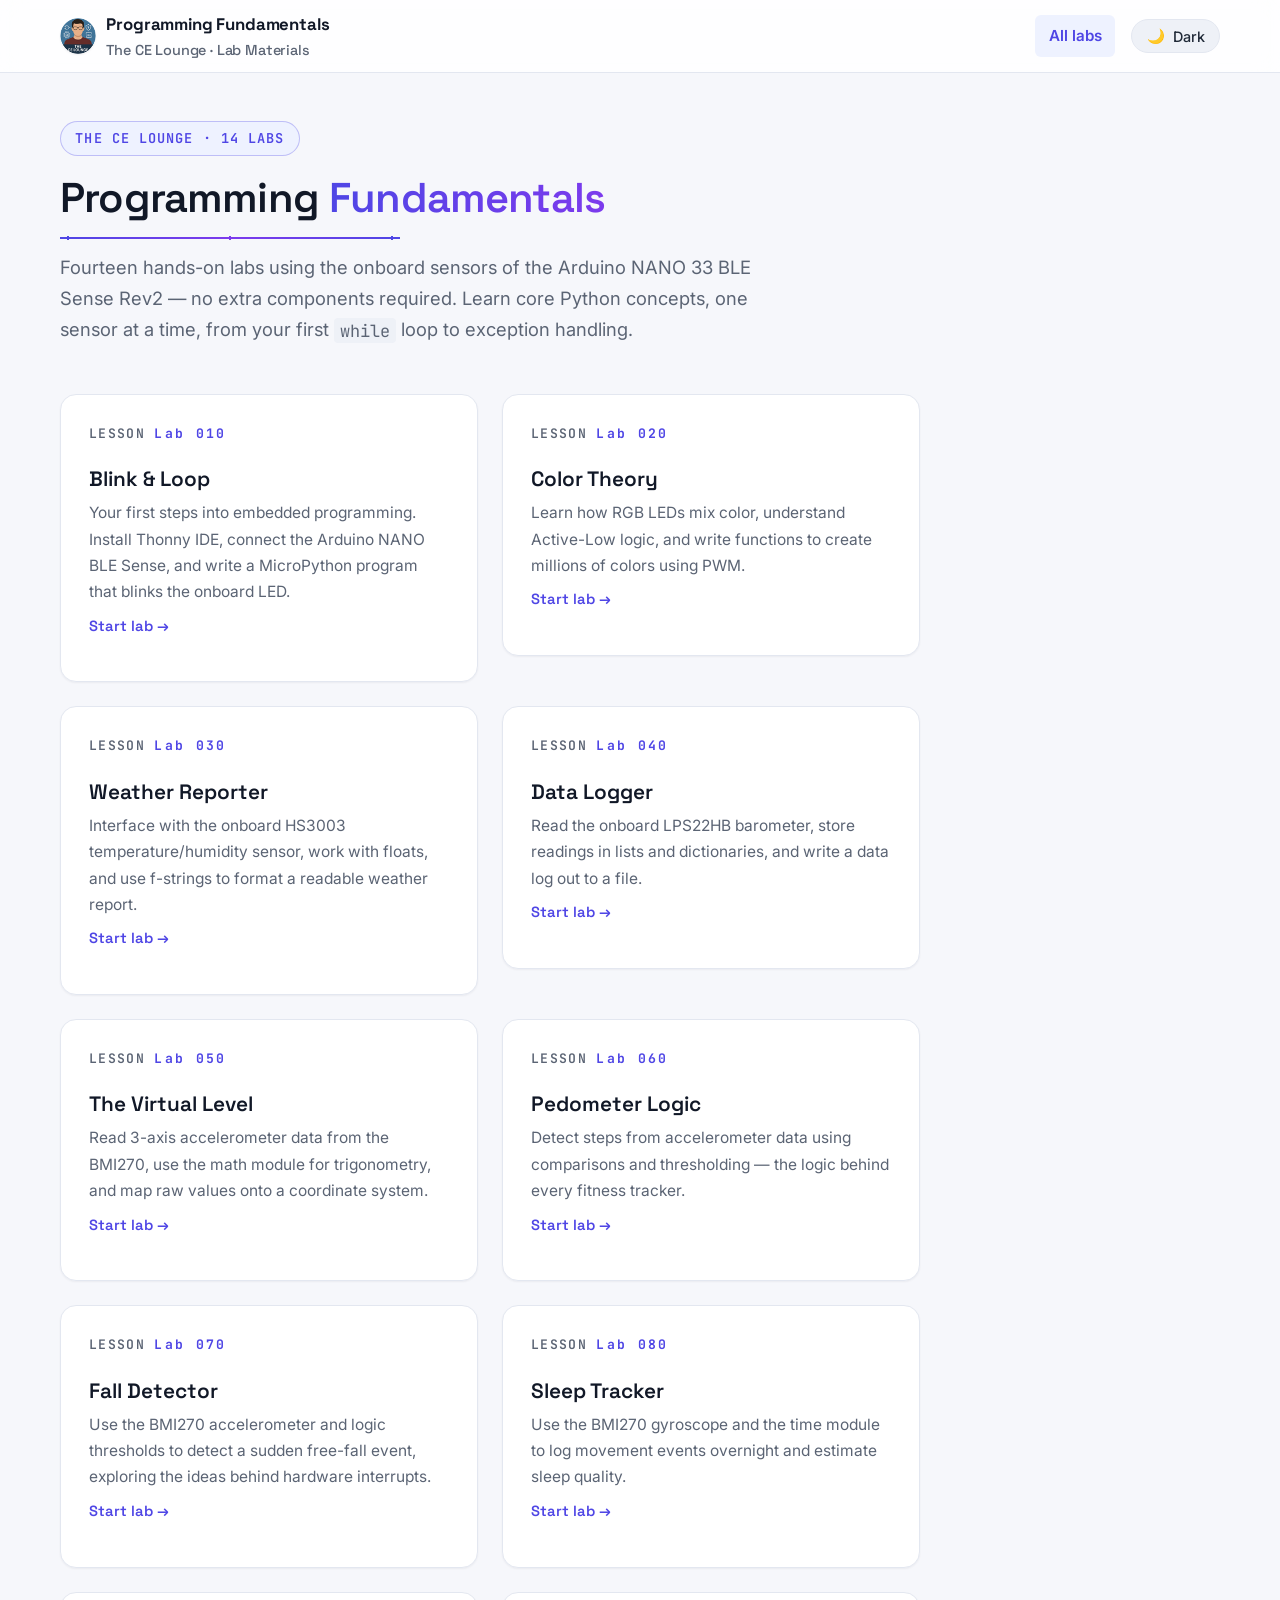
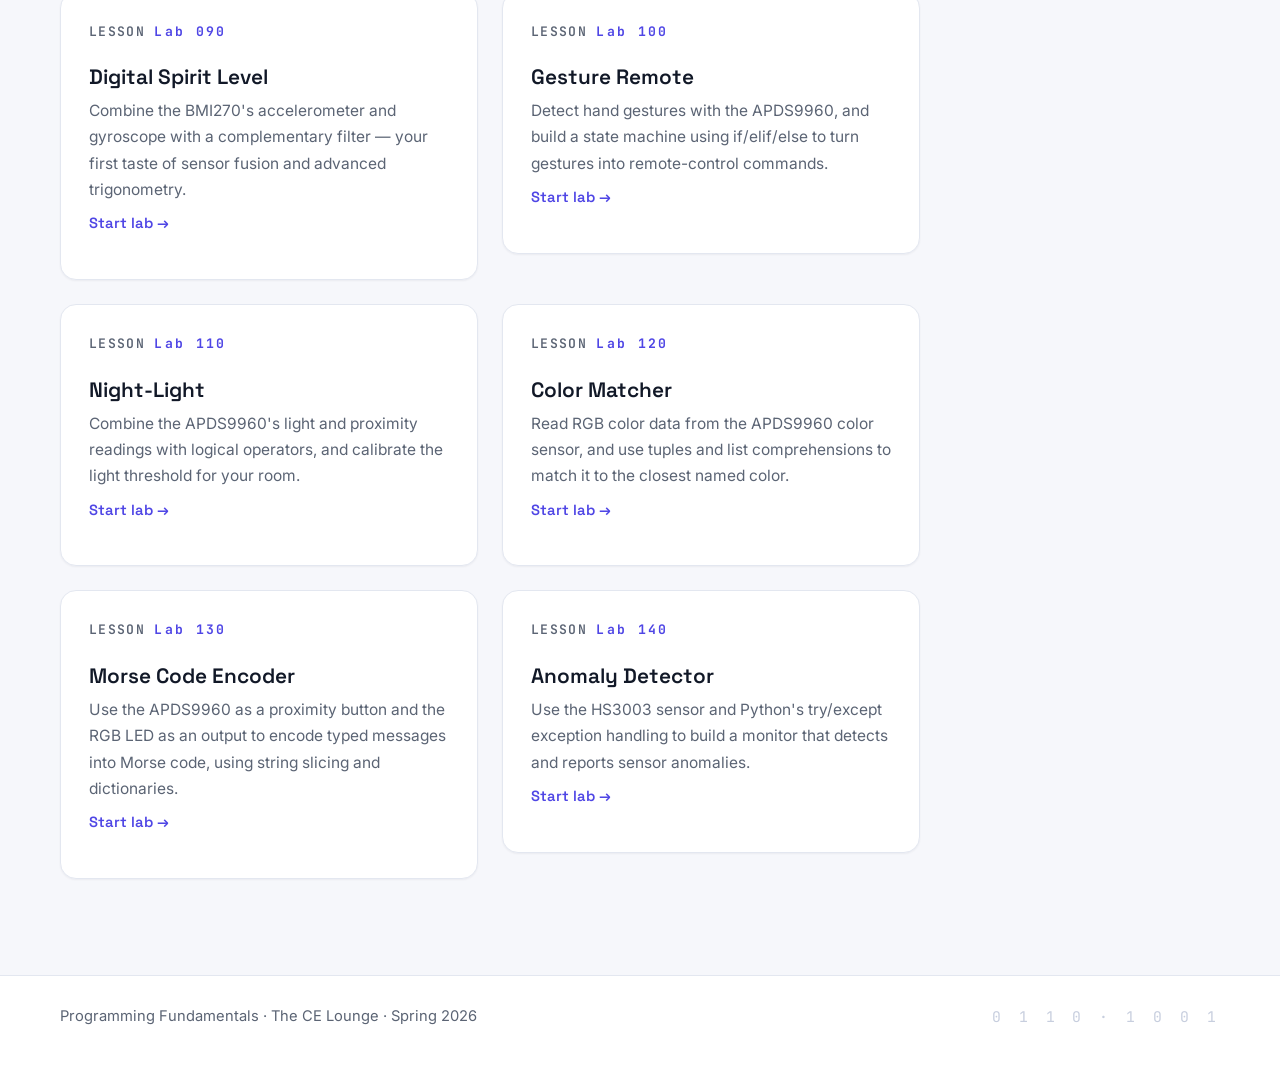
<file: index.html>
<!DOCTYPE html>
<html lang="en">
<head>
    <meta charset="UTF-8">
    <meta name="viewport" content="width=device-width, initial-scale=1.0">
    <title>Home · Programming Fundamentals</title>
    <meta name="description" content="Interactive lab materials for The CE Lounge: Programming Fundamentals. Learn Python programming through embedded programming and sensor interfacing with the Arduino NANO BLE Sense Rev2.">
    <link rel="icon" type="image/png" href="assets/images/favicon-32.png" sizes="32x32">
    <link rel="icon" type="image/png" href="assets/images/favicon-16.png" sizes="16x16">
    <link rel="apple-touch-icon" href="assets/images/apple-touch-icon.png">
    <link rel="preconnect" href="https://fonts.googleapis.com">
    <link rel="preconnect" href="https://fonts.gstatic.com" crossorigin>
    <link href="https://fonts.googleapis.com/css2?family=Space+Grotesk:wght@500;600;700&family=Inter:wght@400;500;600;700&family=JetBrains+Mono:wght@400;500;700&display=swap" rel="stylesheet">
    <link rel="stylesheet" href="assets/css/site.css">
    <script src="assets/js/site.js" defer></script>
</head>
<body>
    <a class="skip-link" href="#main-content">Skip to main content</a>

    <header class="site-header" role="banner">
        <div class="header-inner">
            <a class="brand" href="index.html" aria-label="Programming Fundamentals — Home">
                <img class="brand-mark" src="assets/images/logo-mark-64.png" alt="" width="36" height="36">
                <span>Programming Fundamentals<span class="brand-course">The CE Lounge · Lab Materials</span></span>
            </a>
            <nav class="site-nav" aria-label="Course">
                <ul>
                    <li><a href="index.html" aria-current="page">All labs</a></li>
                </ul>
            </nav>
            <button type="button" class="theme-toggle" aria-pressed="false" aria-label="Switch to dark theme">🌙<span class="theme-label">Dark</span></button>
        </div>
    </header>

    <div class="hero">
        <p class="eyebrow"><span aria-hidden="true">The CE Lounge · 14 labs</span><span class="sr-only">The CE Lounge · 14 labs</span></p>
        <h1>Programming <span class="accent">Fundamentals</span></h1>
        <hr class="trace-rule" aria-hidden="true">
        <p class="lede">Fourteen hands-on labs using the onboard sensors of the Arduino NANO 33 BLE Sense Rev2 — no extra components required. Learn core Python concepts, one sensor at a time, from your first <code>while</code> loop to exception handling.</p>
    </div>

    <div class="page-grid">
        <main id="main-content" class="content">
            <h2 class="sr-only">Labs</h2>
            <ul class="lesson-list">
            <li>
                <article class="lesson-card">
                    <p class="lesson-num"><span aria-hidden="true">Lab 010</span><span class="sr-only">Lab 1</span></p>
                    <h3><a href="lessons/lab01-blink-loop/index.html">Blink & Loop</a></h3>
                    <p class="lesson-desc">Your first steps into embedded programming. Install Thonny IDE, connect the Arduino NANO BLE Sense, and write a MicroPython program that blinks the onboard LED.</p>
                    <p class="lesson-cta" aria-hidden="true">Start lab →</p>
                </article>
            </li>
            <li>
                <article class="lesson-card">
                    <p class="lesson-num"><span aria-hidden="true">Lab 020</span><span class="sr-only">Lab 2</span></p>
                    <h3><a href="lessons/lab02-color-theory/index.html">Color Theory</a></h3>
                    <p class="lesson-desc">Learn how RGB LEDs mix color, understand Active-Low logic, and write functions to create millions of colors using PWM.</p>
                    <p class="lesson-cta" aria-hidden="true">Start lab →</p>
                </article>
            </li>
            <li>
                <article class="lesson-card">
                    <p class="lesson-num"><span aria-hidden="true">Lab 030</span><span class="sr-only">Lab 3</span></p>
                    <h3><a href="lessons/lab03-weather-reporter/index.html">Weather Reporter</a></h3>
                    <p class="lesson-desc">Interface with the onboard HS3003 temperature/humidity sensor, work with floats, and use f-strings to format a readable weather report.</p>
                    <p class="lesson-cta" aria-hidden="true">Start lab →</p>
                </article>
            </li>
            <li>
                <article class="lesson-card">
                    <p class="lesson-num"><span aria-hidden="true">Lab 040</span><span class="sr-only">Lab 4</span></p>
                    <h3><a href="lessons/lab04-data-logger/index.html">Data Logger</a></h3>
                    <p class="lesson-desc">Read the onboard LPS22HB barometer, store readings in lists and dictionaries, and write a data log out to a file.</p>
                    <p class="lesson-cta" aria-hidden="true">Start lab →</p>
                </article>
            </li>
            <li>
                <article class="lesson-card">
                    <p class="lesson-num"><span aria-hidden="true">Lab 050</span><span class="sr-only">Lab 5</span></p>
                    <h3><a href="lessons/lab05-virtual-level/index.html">The Virtual Level</a></h3>
                    <p class="lesson-desc">Read 3-axis accelerometer data from the BMI270, use the math module for trigonometry, and map raw values onto a coordinate system.</p>
                    <p class="lesson-cta" aria-hidden="true">Start lab →</p>
                </article>
            </li>
            <li>
                <article class="lesson-card">
                    <p class="lesson-num"><span aria-hidden="true">Lab 060</span><span class="sr-only">Lab 6</span></p>
                    <h3><a href="lessons/lab06-pedometer-logic/index.html">Pedometer Logic</a></h3>
                    <p class="lesson-desc">Detect steps from accelerometer data using comparisons and thresholding — the logic behind every fitness tracker.</p>
                    <p class="lesson-cta" aria-hidden="true">Start lab →</p>
                </article>
            </li>
            <li>
                <article class="lesson-card">
                    <p class="lesson-num"><span aria-hidden="true">Lab 070</span><span class="sr-only">Lab 7</span></p>
                    <h3><a href="lessons/lab07-fall-detector/index.html">Fall Detector</a></h3>
                    <p class="lesson-desc">Use the BMI270 accelerometer and logic thresholds to detect a sudden free-fall event, exploring the ideas behind hardware interrupts.</p>
                    <p class="lesson-cta" aria-hidden="true">Start lab →</p>
                </article>
            </li>
            <li>
                <article class="lesson-card">
                    <p class="lesson-num"><span aria-hidden="true">Lab 080</span><span class="sr-only">Lab 8</span></p>
                    <h3><a href="lessons/lab08-sleep-tracker/index.html">Sleep Tracker</a></h3>
                    <p class="lesson-desc">Use the BMI270 gyroscope and the time module to log movement events overnight and estimate sleep quality.</p>
                    <p class="lesson-cta" aria-hidden="true">Start lab →</p>
                </article>
            </li>
            <li>
                <article class="lesson-card">
                    <p class="lesson-num"><span aria-hidden="true">Lab 090</span><span class="sr-only">Lab 9</span></p>
                    <h3><a href="lessons/lab09-spirit-level/index.html">Digital Spirit Level</a></h3>
                    <p class="lesson-desc">Combine the BMI270's accelerometer and gyroscope with a complementary filter — your first taste of sensor fusion and advanced trigonometry.</p>
                    <p class="lesson-cta" aria-hidden="true">Start lab →</p>
                </article>
            </li>
            <li>
                <article class="lesson-card">
                    <p class="lesson-num"><span aria-hidden="true">Lab 100</span><span class="sr-only">Lab 10</span></p>
                    <h3><a href="lessons/lab10-gesture-remote/index.html">Gesture Remote</a></h3>
                    <p class="lesson-desc">Detect hand gestures with the APDS9960, and build a state machine using if/elif/else to turn gestures into remote-control commands.</p>
                    <p class="lesson-cta" aria-hidden="true">Start lab →</p>
                </article>
            </li>
            <li>
                <article class="lesson-card">
                    <p class="lesson-num"><span aria-hidden="true">Lab 110</span><span class="sr-only">Lab 11</span></p>
                    <h3><a href="lessons/lab11-night-light/index.html">Night-Light</a></h3>
                    <p class="lesson-desc">Combine the APDS9960's light and proximity readings with logical operators, and calibrate the light threshold for your room.</p>
                    <p class="lesson-cta" aria-hidden="true">Start lab →</p>
                </article>
            </li>
            <li>
                <article class="lesson-card">
                    <p class="lesson-num"><span aria-hidden="true">Lab 120</span><span class="sr-only">Lab 12</span></p>
                    <h3><a href="lessons/lab12-color-matcher/index.html">Color Matcher</a></h3>
                    <p class="lesson-desc">Read RGB color data from the APDS9960 color sensor, and use tuples and list comprehensions to match it to the closest named color.</p>
                    <p class="lesson-cta" aria-hidden="true">Start lab →</p>
                </article>
            </li>
            <li>
                <article class="lesson-card">
                    <p class="lesson-num"><span aria-hidden="true">Lab 130</span><span class="sr-only">Lab 13</span></p>
                    <h3><a href="lessons/lab13-morse-code-encoder/index.html">Morse Code Encoder</a></h3>
                    <p class="lesson-desc">Use the APDS9960 as a proximity button and the RGB LED as an output to encode typed messages into Morse code, using string slicing and dictionaries.</p>
                    <p class="lesson-cta" aria-hidden="true">Start lab →</p>
                </article>
            </li>
            <li>
                <article class="lesson-card">
                    <p class="lesson-num"><span aria-hidden="true">Lab 140</span><span class="sr-only">Lab 14</span></p>
                    <h3><a href="lessons/lab14-anomaly-detector/index.html">Anomaly Detector</a></h3>
                    <p class="lesson-desc">Use the HS3003 sensor and Python's try/except exception handling to build a monitor that detects and reports sensor anomalies.</p>
                    <p class="lesson-cta" aria-hidden="true">Start lab →</p>
                </article>
            </li>
            </ul>
        </main>
    </div>

    <footer class="site-footer" role="contentinfo">
        <div class="footer-inner">
            <p>Programming Fundamentals · The CE Lounge · Spring 2026</p>
            <p class="bits" aria-hidden="true">0 1 1 0 · 1 0 0 1</p>
        </div>
    </footer>
</body>
</html>
</file>
<file: assets/css/site.css>
/* ============================================================
   COURSE DESIGN SYSTEM  —  site.css
   One stylesheet shared by every course and lesson page.
   Identity: "circuit paper" — calm slate paper, signal-indigo
   accent, monospace bits, binary lesson numbering.
   Fonts: Space Grotesk (display) · Inter (body) · JetBrains Mono (code)
   ============================================================ */

/* ------------------------------------------------------------
   1. DESIGN TOKENS
   Legacy variable names (--primary-color, --accent-color, …)
   are kept because lesson scripts reference them inline.
   ------------------------------------------------------------ */
:root {
    color-scheme: light;

    /* Brand */
    --primary-color: #4f46e5;        /* signal indigo */
    --primary-hover: #4338ca;
    --primary-soft:  #eef2ff;
    --accent-color:  #059669;        /* logic green — HIGH / correct */
    --accent-soft:   #ecfdf5;
    --error-color:   #e11d48;        /* rose — LOW / incorrect */
    --error-soft:    #fff1f2;
    --grad-a: #4f46e5;
    --grad-b: #7c3aed;

    /* Surfaces & ink */
    --bg-color:      #f6f7fb;
    --card-bg:       #ffffff;
    --code-bg:       #eef1f7;
    --text-main:     #1f2937;
    --text-heading:  #111827;
    --text-muted:    #5b6474;        /* ≥ 4.5:1 on card-bg */
    --border-color:  #e3e7f0;
    --border-strong: #c7cede;

    /* Elevation */
    --shadow-sm: 0 1px 2px rgba(17, 24, 39, .05);
    --shadow-md: 0 4px 10px -2px rgba(17, 24, 39, .07), 0 2px 4px -2px rgba(17, 24, 39, .05);
    --shadow-lg: 0 14px 30px -10px rgba(49, 46, 129, .18);

    /* Type */
    --font-display: 'Space Grotesk', 'Inter', system-ui, sans-serif;
    --font-body:    'Inter', system-ui, -apple-system, 'Segoe UI', Roboto, sans-serif;
    --font-mono:    'JetBrains Mono', ui-monospace, 'SF Mono', Consolas, monospace;

    /* Motion & shape */
    --transition-smooth: all .25s cubic-bezier(.4, 0, .2, 1);
    --radius-sm: 6px;
    --radius-md: 10px;
    --radius-lg: 16px;

    /* Layout */
    --content-max: 860px;
    --page-max: 1200px;
    --header-h: 64px;
}

[data-theme="dark"] {
    color-scheme: dark;

    --primary-color: #818cf8;
    --primary-hover: #a5b4fc;
    --primary-soft:  #26264d;
    --accent-color:  #34d399;
    --accent-soft:   #0b2e23;
    --error-color:   #fb7185;
    --error-soft:    #3b101c;
    --grad-a: #818cf8;
    --grad-b: #a78bfa;

    --bg-color:      #0f1320;
    --card-bg:       #171c2c;
    --code-bg:       #1f2537;
    --text-main:     #d4d9e6;
    --text-heading:  #f1f3f9;
    --text-muted:    #98a1b6;
    --border-color:  #2a3147;
    --border-strong: #3b4460;

    --shadow-sm: 0 1px 2px rgba(0, 0, 0, .4);
    --shadow-md: 0 4px 10px -2px rgba(0, 0, 0, .5);
    --shadow-lg: 0 14px 30px -10px rgba(0, 0, 0, .6);
}

/* ------------------------------------------------------------
   2. BASE
   ------------------------------------------------------------ */
*, *::before, *::after { box-sizing: border-box; }

html { scroll-behavior: smooth; scroll-padding-top: calc(var(--header-h) + 16px); }

body {
    margin: 0;
    font-family: var(--font-body);
    font-size: 1.0625rem;
    line-height: 1.7;
    color: var(--text-main);
    background-color: var(--bg-color);
    -webkit-font-smoothing: antialiased;
}

h1, h2, h3, h4 {
    font-family: var(--font-display);
    color: var(--text-heading);
    font-weight: 600;
    line-height: 1.25;
    margin-top: 0;
}

h1 { font-size: clamp(1.9rem, 4vw, 2.6rem); letter-spacing: -.02em; margin-bottom: .5rem; }
h2 { font-size: 1.45rem; margin-bottom: 1rem; padding-bottom: .5rem; border-bottom: 2px solid var(--code-bg); }
h3 { font-size: 1.15rem; margin-bottom: .75rem; }

p { margin-top: 0; }

a { color: var(--primary-color); text-underline-offset: 3px; }
a:hover { color: var(--primary-hover); }

img { max-width: 100%; height: auto; }

code, pre, .mono { font-family: var(--font-mono); }
code { background: var(--code-bg); border-radius: 4px; padding: .1em .35em; font-size: .92em; }
pre  { background: var(--code-bg); border-radius: var(--radius-sm); padding: 1rem 1.25rem; overflow-x: auto; }

::selection { background: var(--primary-color); color: #fff; }

/* Visible keyboard focus everywhere */
:focus-visible {
    outline: 3px solid var(--primary-color);
    outline-offset: 2px;
    border-radius: 4px;
}

/* Screen-reader-only utility */
.sr-only {
    position: absolute; width: 1px; height: 1px;
    padding: 0; margin: -1px; overflow: hidden;
    clip: rect(0, 0, 0, 0); white-space: nowrap; border: 0;
}

/* Skip link — first focusable element on every page */
.skip-link {
    position: absolute; left: 1rem; top: -100px; z-index: 200;
    background: var(--primary-color); color: #fff;
    padding: .75rem 1.25rem; border-radius: 0 0 var(--radius-sm) var(--radius-sm);
    font-weight: 600; text-decoration: none;
    transition: top .2s ease;
}
.skip-link:focus { top: 0; color: #fff; }

/* ------------------------------------------------------------
   3. SITE HEADER
   ------------------------------------------------------------ */
.site-header {
    position: sticky; top: 0; z-index: 100;
    min-height: var(--header-h);
    display: flex; align-items: center;
    backdrop-filter: blur(12px);
    -webkit-backdrop-filter: blur(12px);
    background: color-mix(in srgb, var(--card-bg) 82%, transparent);
    border-bottom: 1px solid var(--border-color);
}
@supports not (background: color-mix(in srgb, red 50%, blue)) {
    .site-header { background: var(--card-bg); }
}

.header-inner {
    width: 100%; max-width: var(--page-max);
    margin: 0 auto; padding: .6rem 1.25rem;
    display: flex; align-items: center; gap: 1rem; flex-wrap: wrap;
}

.brand {
    display: flex; align-items: center; gap: .65rem;
    text-decoration: none; color: var(--text-heading);
    font-family: var(--font-display); font-weight: 700;
    font-size: 1.05rem; letter-spacing: -.01em;
    margin-right: auto;
}
.brand:hover { color: var(--primary-color); }
.brand .brand-mark {
    display: inline-block;
    width: 36px; height: 36px; border-radius: 50%;
    object-fit: cover;
    box-shadow: var(--shadow-sm);
    background: #fff;
    flex-shrink: 0;
}
.brand .brand-course { color: var(--text-muted); font-weight: 500; font-size: .9rem; display: block; }

.site-nav ul {
    list-style: none; margin: 0; padding: 0;
    display: flex; gap: .25rem; flex-wrap: wrap;
}
.site-nav a {
    display: block; padding: .5rem .85rem;
    border-radius: var(--radius-sm);
    color: var(--text-main); text-decoration: none;
    font-weight: 500; font-size: .95rem;
}
.site-nav a:hover { background: var(--code-bg); color: var(--text-heading); }
.site-nav a[aria-current="page"] {
    background: var(--primary-soft); color: var(--primary-color); font-weight: 600;
}

.theme-toggle {
    display: inline-flex; align-items: center; gap: .5rem;
    background: var(--code-bg); color: var(--text-main);
    border: 1px solid var(--border-color); border-radius: 999px;
    padding: .45rem .9rem; font: 500 .9rem var(--font-body);
    cursor: pointer; transition: var(--transition-smooth);
    margin: 0; box-shadow: none;
}
.theme-toggle:hover { border-color: var(--primary-color); background: var(--code-bg); transform: none; }
[data-theme="dark"] .theme-toggle,
[data-theme="dark"] .theme-toggle:hover { color: var(--text-main); }

/* ------------------------------------------------------------
   4. HERO  (lesson & course intro)
   Signature: binary chip eyebrow + circuit-trace rule.
   ------------------------------------------------------------ */
.hero {
    max-width: var(--page-max);
    margin: 0 auto;
    padding: 3rem 1.25rem 1.5rem;
}

.hero .eyebrow {
    display: inline-flex; align-items: center; gap: .6rem;
    font-family: var(--font-mono); font-size: .85rem; font-weight: 600;
    letter-spacing: .08em; text-transform: uppercase;
    color: var(--primary-color);
    background: var(--primary-soft);
    border: 1px solid color-mix(in srgb, var(--primary-color) 30%, transparent);
    border-radius: 999px; padding: .3rem .9rem; margin-bottom: 1rem;
}

.hero h1 { max-width: 22ch; }
.hero .accent {
    background: linear-gradient(90deg, var(--grad-a), var(--grad-b));
    -webkit-background-clip: text; background-clip: text; color: transparent;
}

.hero .lede {
    font-size: 1.15rem; color: var(--text-muted);
    max-width: 58ch; margin: .5rem 0 1.5rem;
}

/* Circuit-trace rule: a thin signal line with solder nodes */
.trace-rule {
    height: 12px; border: 0; margin: 0 0 .5rem; padding: 0;
    background:
        radial-gradient(circle 4px at 8px 6px,  var(--grad-a) 45%, transparent 50%),
        radial-gradient(circle 4px at 50% 6px,  var(--grad-b) 45%, transparent 50%),
        radial-gradient(circle 4px at calc(100% - 8px) 6px, var(--grad-a) 45%, transparent 50%),
        linear-gradient(90deg, var(--grad-a), var(--grad-b), var(--grad-a)) 0 5px / 100% 2px no-repeat;
    max-width: 340px;
}

/* ------------------------------------------------------------
   5. PAGE LAYOUT  — content + sticky "on this page" nav
   ------------------------------------------------------------ */
.page-grid {
    max-width: var(--page-max);
    margin: 0 auto;
    padding: 0 1.25rem 4rem;
    display: grid;
    grid-template-columns: minmax(0, var(--content-max)) 250px;
    gap: 2.5rem;
    align-items: start;
}

.content { min-width: 0; }

/* On-this-page navigation */
.toc {
    position: sticky; top: calc(var(--header-h) + 20px);
    order: 2;
}
.toc details {
    background: var(--card-bg);
    border: 1px solid var(--border-color);
    border-radius: var(--radius-md);
    box-shadow: var(--shadow-sm);
    padding: .5rem .5rem;
}
.toc summary {
    cursor: pointer; font-family: var(--font-display);
    font-weight: 600; font-size: .95rem; color: var(--text-heading);
    padding: .5rem .75rem; border-radius: var(--radius-sm);
    list-style-position: inside;
}
.toc summary:hover { background: var(--code-bg); }
.toc ul { list-style: none; margin: .25rem 0 .25rem; padding: 0; }
.toc li { margin: 0; }
.toc a {
    display: block; padding: .4rem .75rem .4rem 1rem;
    font-size: .9rem; color: var(--text-muted); text-decoration: none;
    border-left: 2px solid var(--border-color);
    margin-left: .75rem; border-radius: 0 var(--radius-sm) var(--radius-sm) 0;
}
.toc a:hover { color: var(--primary-color); background: var(--code-bg); border-left-color: var(--primary-color); }
.toc a[aria-current="true"] { color: var(--primary-color); border-left-color: var(--primary-color); font-weight: 600; }

@media (max-width: 1023px) {
    .page-grid { grid-template-columns: minmax(0, 1fr); gap: 1.5rem; }
    .toc { position: static; order: -1; }
}

/* ------------------------------------------------------------
   6. SECTIONS & PROSE BLOCKS
   ------------------------------------------------------------ */
@keyframes fadeUp {
    from { opacity: 0; transform: translateY(14px); }
    to   { opacity: 1; transform: translateY(0); }
}

.section {
    background: var(--card-bg);
    border: 1px solid var(--border-color);
    border-radius: var(--radius-lg);
    box-shadow: var(--shadow-md);
    padding: 2rem 2.25rem;
    margin-bottom: 2.25rem;
    animation: fadeUp .5s ease-out both;
}
.section:nth-child(1) { animation-delay: .05s; }
.section:nth-child(2) { animation-delay: .12s; }
.section:nth-child(3) { animation-delay: .19s; }
.section:nth-child(n+4) { animation-delay: .25s; }

.instructions {
    background: var(--code-bg);
    border-left: 4px solid var(--primary-color);
    border-radius: 0 var(--radius-sm) var(--radius-sm) 0;
    padding: 1.1rem 1.4rem;
    margin-bottom: 1.75rem;
    font-size: 1rem;
}
.instructions ul { margin: 0; padding-left: 1.2rem; }
.instructions li + li { margin-top: .25rem; }

.example-card {
    background: var(--code-bg);
    border: 1px solid var(--border-color);
    border-left: 4px solid var(--primary-color);
    border-radius: 0 var(--radius-sm) var(--radius-sm) 0;
    padding: 1.4rem 1.6rem;
    margin-bottom: 2rem;
}
.example-card h3 { margin-top: 0; }

.formula-box, .formula-box p, .sim-equation, .calc-sub {
    white-space: normal;
    overflow-wrap: break-word;
    word-break: break-word;
}
.formula-box { font-family: var(--font-mono); font-size: 1.02rem; margin-top: 1rem; }

.badge {
    background: var(--primary-color); color: #fff;
    padding: .25rem .75rem; border-radius: 999px;
    font-size: .82rem; font-weight: 600;
    text-transform: uppercase; letter-spacing: .05em;
    margin-right: .75rem; display: inline-block;
}

.solution pre {
    font-family: var(--font-mono); font-size: 1rem;
    color: var(--text-main); background: var(--bg-color);
    padding: 1.25rem 1.5rem; border-radius: var(--radius-sm);
    border: 1px solid var(--border-color); margin-top: 1rem;
    overflow-x: auto;
}

/* ------------------------------------------------------------
   7. BUTTONS
   ------------------------------------------------------------ */
button {
    font-family: var(--font-body);
    background: var(--primary-color); color: #fff;
    border: none; border-radius: var(--radius-sm);
    padding: .6rem 1.25rem;
    font-size: .98rem; font-weight: 500; cursor: pointer;
    transition: var(--transition-smooth);
    box-shadow: var(--shadow-sm);
    margin: 0 .5rem .5rem 0;
}
button:hover { background: var(--primary-hover); transform: translateY(-1px); }
button:active { transform: translateY(0); }
[data-theme="dark"] button { color: #0f1320; }
[data-theme="dark"] button:hover { color: #0f1320; }

.check-steps-btn { background: var(--primary-color); }
.check-steps-btn:hover { background: var(--primary-hover); }

.hide-steps-btn,
[data-theme="dark"] .hide-steps-btn {
    background: var(--code-bg); color: var(--text-main);
    border: 1px solid var(--border-color); box-shadow: none;
}
.hide-steps-btn:hover,
[data-theme="dark"] .hide-steps-btn:hover { background: var(--border-color); color: var(--text-heading); }

/* ------------------------------------------------------------
   8. TABLES  (truth tables, calculation tables)
   ------------------------------------------------------------ */
.tt-wrap, .tt-form, .table-responsive {
    width: 100%; max-width: 100%;
    overflow-x: auto;
    -webkit-overflow-scrolling: touch;
    border-radius: var(--radius-sm);
    margin: 1.25rem 0 1.5rem;
}
.table-responsive { box-shadow: 0 0 0 1px var(--border-color); background: var(--card-bg); }

.tt-table, .calc-table {
    border-collapse: collapse; width: 100%;
    font-family: var(--font-mono); font-size: .98rem;
    box-shadow: 0 0 0 1px var(--border-color);
    border-radius: var(--radius-sm); overflow: hidden;
}
.tt-table { min-width: 320px; }
.calc-table { white-space: nowrap; }

.tt-table th, .tt-table td,
.calc-table th, .calc-table td {
    padding: .7rem .9rem; text-align: center;
    border-bottom: 1px solid var(--border-color);
}
.calc-table th, .calc-table td { border: 1px solid var(--border-color); }

.tt-table th, .calc-table th {
    background: var(--code-bg); color: var(--text-muted);
    font-weight: 600; text-transform: uppercase;
    font-size: .8rem; letter-spacing: .05em;
}
.tt-table tr:last-child td { border-bottom: none; }

/* ------------------------------------------------------------
   9. INPUTS & FEEDBACK  (correct / incorrect states)
   ------------------------------------------------------------ */
input[type="text"], input[type="number"] {
    font-family: var(--font-mono); font-size: 1rem;
    color: var(--text-main); background: var(--card-bg);
    border: 1px solid var(--border-strong); border-radius: var(--radius-sm);
    padding: .45rem .55rem;
    transition: var(--transition-smooth);
}
input[type="text"]:focus, input[type="number"]:focus {
    outline: none;
    border-color: var(--primary-color);
    box-shadow: 0 0 0 3px color-mix(in srgb, var(--primary-color) 22%, transparent);
}

.tt-table input[type="text"], .tt-table input[type="number"],
.calc-table input[type="text"], .calc-table input[type="number"] {
    width: 3.2rem; text-align: center;
}

input.correct   { background: var(--accent-soft); border-color: var(--accent-color); color: var(--accent-color); font-weight: 600; }
input.incorrect { background: var(--error-soft);  border-color: var(--error-color);  color: var(--error-color); }

.feedback { font-weight: 500; font-size: .95rem; display: inline-block; margin-top: .5rem; }
.feedback.correct   { color: var(--accent-color); }
.feedback.incorrect { color: var(--error-color); }

.input-group {
    display: flex; flex-direction: row; align-items: center;
    flex: 1 1 600px; min-width: 0; gap: .7rem;
}
.input-group span { min-width: 200px; font-size: 1.02rem; font-weight: 500; }
.input-group input[type="text"], .input-group input[type="number"] {
    width: 100%; min-width: 140px; max-width: 600px;
}

.calc-box {
    display: flex; align-items: center; gap: 1.2rem;
    margin-bottom: 1rem; flex-wrap: wrap;
}
.steps-form { margin-top: 1rem; }

.add-horizontal-row {
    display: flex; align-items: center; gap: .5rem;
    margin-bottom: .5rem; flex-wrap: wrap;
}
.add-horizontal-row span { min-width: 70px; font-weight: 500; color: var(--text-muted); }
.add-horizontal-row input[type="number"] {
    width: 3.5rem; min-width: 3.5rem; text-align: center; font-size: 1.05rem;
}

/* ------------------------------------------------------------
   10. INTERACTIVE SIMULATORS
   ------------------------------------------------------------ */
.simulator {
    background:
        radial-gradient(circle at 1px 1px, color-mix(in srgb, var(--border-strong) 55%, transparent) 1px, transparent 0) 0 0 / 22px 22px,
        var(--bg-color);
    border: 1px solid var(--border-color);
    border-radius: var(--radius-md);
    padding: 1.5rem;
    margin: 1.5rem 0 2rem;
}
.simulator > h3 {
    margin: 0 0 1rem;
    font-family: var(--font-mono); font-size: .85rem; font-weight: 600;
    letter-spacing: .1em; text-transform: uppercase; color: var(--text-muted);
}

.simulators-grid {
    display: grid; grid-template-columns: repeat(auto-fit, minmax(300px, 1fr));
    gap: 1.5rem;
}
.simulators-grid .simulator { margin: 0; }

.sim-container {
    display: flex; align-items: center; justify-content: center;
    gap: 1rem; flex-wrap: wrap;
}
.sim-inputs { display: flex; flex-direction: column; gap: .6rem; }

.sim-btn, [data-theme="dark"] .sim-btn {
    background: var(--card-bg); color: var(--text-main);
    border: 2px solid var(--border-strong);
    padding: .7rem 1.4rem;
    font-family: var(--font-mono); font-size: .95rem; font-weight: 600;
    border-radius: var(--radius-sm); cursor: pointer;
    transition: var(--transition-smooth); box-shadow: none; margin: 0;
}
.sim-btn:hover { border-color: var(--primary-color); transform: none; background: var(--card-bg); }
.sim-btn.active, [data-theme="dark"] .sim-btn.active { background: var(--primary-color); color: #fff; border-color: var(--primary-color); }
[data-theme="dark"] .sim-btn.active { color: #0f1320; }

.sim-flow-arrow { color: var(--text-muted); font-size: 1.5rem; font-weight: 700; }

.sim-gate-box {
    padding: 1.4rem 1.9rem;
    background: linear-gradient(135deg, var(--grad-a), var(--grad-b));
    color: #fff; font-family: var(--font-display);
    font-weight: 700; font-size: 1.2rem; letter-spacing: .05em;
    border-radius: var(--radius-sm); box-shadow: var(--shadow-md);
}

.sim-output, [data-theme="dark"] .sim-output {
    background: var(--card-bg); color: var(--text-muted);
    border: 2px solid var(--border-strong);
    padding: .9rem 1.4rem;
    font-family: var(--font-mono); font-size: 1.05rem; font-weight: 700;
    border-radius: var(--radius-sm); transition: var(--transition-smooth);
}
.sim-output.active, [data-theme="dark"] .sim-output.active {
    color: var(--accent-color); border-color: var(--accent-color); background: var(--accent-soft);
}

.bit-row { display: flex; gap: .45rem; flex-wrap: wrap; justify-content: center; }
.bit-btn, [data-theme="dark"] .bit-btn {
    width: 3.2rem; height: 3.8rem;
    background: var(--card-bg); color: var(--text-main);
    border: 2px solid var(--border-strong); border-radius: var(--radius-sm);
    font-family: var(--font-mono); font-size: 1.25rem; font-weight: 700;
    cursor: pointer; transition: var(--transition-smooth);
    display: flex; flex-direction: column; align-items: center; justify-content: center;
    box-shadow: none; margin: 0;
}
.bit-btn span { font-size: .68rem; color: var(--text-muted); font-weight: 500; margin-top: .25rem; }
.bit-btn:hover { border-color: var(--primary-color); transform: translateY(-2px); background: var(--card-bg); }
.bit-btn.active, [data-theme="dark"] .bit-btn.active { background: var(--primary-color); color: #fff; border-color: var(--primary-color); }
[data-theme="dark"] .bit-btn.active { color: #0f1320; }
.bit-btn.active span { color: rgba(255, 255, 255, .8); }
[data-theme="dark"] .bit-btn.active span { color: rgba(15, 19, 32, .7); }

.sim-equation {
    font-family: var(--font-mono); font-size: 1.05rem;
    color: var(--text-muted); text-align: center; line-height: 2;
}
.sim-result {
    font-size: 1.4rem; font-weight: 700; color: var(--primary-color);
    background: var(--code-bg); padding: .5rem 1.4rem; border-radius: var(--radius-sm);
    display: inline-block;
}

.step-box {
    background: var(--bg-color); width: 100%;
    padding: 1.4rem; border-radius: var(--radius-sm);
    font-family: var(--font-mono); font-size: 1.02rem; color: var(--text-main);
}
.step-row {
    display: flex; justify-content: space-between; gap: 1rem; flex-wrap: wrap;
    margin-bottom: .5rem; padding-bottom: .5rem;
    border-bottom: 1px dashed var(--border-color);
}
.step-row:last-child {
    border-bottom: none; margin-bottom: 0; padding-bottom: 0;
    font-weight: 700; font-size: 1.15rem; color: var(--primary-color);
}
.step-label { color: var(--text-muted); font-family: var(--font-body); font-size: .92rem; }

/* ------------------------------------------------------------
   11. GATE FIGURES & PROBLEM CARDS
   ------------------------------------------------------------ */
.gate-flex { display: flex; gap: 1.5rem; align-items: center; flex-wrap: wrap; margin-bottom: 1rem; }
.gate-info { flex: 1 1 260px; }
.gate-figure { flex: 0 1 220px; text-align: center; }
.gate-figure img {
    background: #fff; border: 1px solid var(--border-color);
    border-radius: var(--radius-sm); padding: .5rem;
}

.circuit-form { margin-top: 1rem; }
.circuit-desc { color: var(--text-muted); margin-bottom: .75rem; }

.problem-grid {
    display: grid;
    grid-template-columns: repeat(auto-fill, minmax(280px, 1fr));
    gap: 1.5rem;
}

.card {
    background: var(--card-bg);
    border: 1px solid var(--border-color);
    border-radius: var(--radius-md);
    padding: 1.5rem;
    box-shadow: var(--shadow-sm);
    transition: var(--transition-smooth);
}
.card:hover { transform: translateY(-2px); box-shadow: var(--shadow-md); }
.card h3 { border: none; }

/* ------------------------------------------------------------
   12. COURSE HOME — lesson cards with binary numbering
   ------------------------------------------------------------ */
.lesson-list {
    list-style: none; margin: 0; padding: 0;
    display: grid; grid-template-columns: repeat(auto-fill, minmax(290px, 1fr));
    gap: 1.5rem;
}

.lesson-card {
    position: relative;
    background: var(--card-bg);
    border: 1px solid var(--border-color);
    border-radius: var(--radius-lg);
    box-shadow: var(--shadow-sm);
    padding: 1.75rem;
    transition: var(--transition-smooth);
    animation: fadeUp .5s ease-out both;
    display: flex; flex-direction: column; gap: .5rem;
}
.lesson-list li:nth-child(1) .lesson-card { animation-delay: .05s; }
.lesson-list li:nth-child(2) .lesson-card { animation-delay: .1s; }
.lesson-list li:nth-child(3) .lesson-card { animation-delay: .15s; }
.lesson-list li:nth-child(4) .lesson-card { animation-delay: .2s; }
.lesson-list li:nth-child(n+5) .lesson-card { animation-delay: .25s; }

.lesson-card:hover, .lesson-card:focus-within {
    transform: translateY(-4px);
    box-shadow: var(--shadow-lg);
    border-color: color-mix(in srgb, var(--primary-color) 45%, var(--border-color));
}

.lesson-num {
    font-family: var(--font-mono); font-size: .82rem; font-weight: 700;
    letter-spacing: .18em; color: var(--primary-color);
}
.lesson-num::before { content: "LESSON "; color: var(--text-muted); letter-spacing: .1em; font-weight: 600; }

.lesson-card h3 { font-size: 1.3rem; margin: 0; border: none; padding: 0; }
.lesson-card h3 a { color: var(--text-heading); text-decoration: none; }
.lesson-card h3 a::after { content: ""; position: absolute; inset: 0; border-radius: var(--radius-lg); }
.lesson-card h3 a:hover { color: var(--primary-color); }

.lesson-desc { color: var(--text-muted); font-size: .97rem; margin: 0; flex-grow: 1; }

.lesson-cta {
    font-weight: 600; font-size: .92rem; color: var(--primary-color);
    font-family: var(--font-display);
}

/* ------------------------------------------------------------
   13. LESSON PAGER  (previous / next)
   ------------------------------------------------------------ */
.pager {
    display: grid; grid-template-columns: 1fr 1fr; gap: 1rem;
    margin-top: 2.5rem;
}
.pager a {
    display: block; text-decoration: none;
    background: var(--card-bg);
    border: 1px solid var(--border-color); border-radius: var(--radius-md);
    padding: 1rem 1.25rem; transition: var(--transition-smooth);
}
.pager a:hover { border-color: var(--primary-color); box-shadow: var(--shadow-md); transform: translateY(-2px); }
.pager .pager-label { display: block; font-size: .8rem; text-transform: uppercase; letter-spacing: .08em; color: var(--text-muted); font-weight: 600; }
.pager .pager-title { font-family: var(--font-display); font-weight: 600; color: var(--text-heading); }
.pager .pager-next { text-align: right; grid-column: 2; }
.pager .pager-prev { grid-column: 1; }
@media (max-width: 560px) {
    .pager { grid-template-columns: 1fr; }
    .pager .pager-next, .pager .pager-prev { grid-column: 1; text-align: left; }
}

/* ------------------------------------------------------------
   14. FOOTER
   ------------------------------------------------------------ */
.site-footer {
    border-top: 1px solid var(--border-color);
    background: var(--card-bg);
    margin-top: 2rem;
}
.footer-inner {
    max-width: var(--page-max); margin: 0 auto;
    padding: 1.75rem 1.25rem;
    display: flex; justify-content: space-between; gap: 1rem; flex-wrap: wrap;
    color: var(--text-muted); font-size: .92rem;
}
.footer-inner .bits { font-family: var(--font-mono); letter-spacing: .3em; color: var(--border-strong); user-select: none; }

/* ------------------------------------------------------------
   15. RESPONSIVE, MOTION & PRINT
   ------------------------------------------------------------ */
@media (max-width: 640px) {
    body { font-size: 1rem; }
    .section { padding: 1.4rem 1.15rem; border-radius: var(--radius-md); }
    .hero { padding-top: 2rem; }
    .input-group { flex-direction: column; align-items: flex-start; gap: .3rem; }
    .input-group span { min-width: 0; }
    .sim-container { gap: .75rem; }
}

@media (prefers-reduced-motion: reduce) {
    html { scroll-behavior: auto; }
    *, *::before, *::after {
        animation-duration: .01ms !important;
        animation-iteration-count: 1 !important;
        transition-duration: .01ms !important;
    }
}

@media print {
    .site-header, .site-footer, .toc, .skip-link, .theme-toggle, .pager { display: none; }
    .section { box-shadow: none; border: 1px solid #ccc; break-inside: avoid; }
    body { background: #fff; color: #000; }
}

/* ------------------------------------------------------------
   16. VERILOG TUTORIAL ADDITIONS — code blocks, quizzes, callouts
   ------------------------------------------------------------ */
.code-block {
    position: relative;
    margin: 1.25rem 0 1.75rem;
}
.code-block pre {
    margin: 0;
    padding: 1.1rem 1.3rem;
    border: 1px solid var(--border-color);
    font-size: .92rem;
    line-height: 1.65;
    tab-size: 4;
}
.code-block .code-caption {
    display: block;
    font-family: var(--font-mono);
    font-size: .78rem; font-weight: 600;
    letter-spacing: .08em; text-transform: uppercase;
    color: var(--text-muted);
    border: 1px solid var(--border-color); border-bottom: none;
    border-radius: var(--radius-sm) var(--radius-sm) 0 0;
    background: var(--card-bg);
    padding: .45rem 1.3rem;
}
.code-block .code-caption + pre { border-radius: 0 0 var(--radius-sm) var(--radius-sm); }

/* Verilog syntax tokens — AA contrast in both themes */
.tok-kw   { color: #7c3aed; font-weight: 600; }   /* keywords */
.tok-type { color: #0369a1; }                      /* wire/reg/parameter */
.tok-num  { color: #b45309; }                      /* numbers & sized literals */
.tok-str  { color: #15803d; }                      /* strings */
.tok-com  { color: var(--text-muted); font-style: italic; }
.tok-dir  { color: #be185d; }                      /* `directives & $tasks */
[data-theme="dark"] .tok-kw   { color: #c4b5fd; }
[data-theme="dark"] .tok-type { color: #7dd3fc; }
[data-theme="dark"] .tok-num  { color: #fcd34d; }
[data-theme="dark"] .tok-str  { color: #86efac; }
[data-theme="dark"] .tok-dir  { color: #f9a8d4; }

/* Warning callout (pairs with .instructions, which is the "tip" style) */
.callout-warning {
    background: var(--error-soft);
    border-left: 4px solid var(--error-color);
    border-radius: 0 var(--radius-sm) var(--radius-sm) 0;
    padding: 1.1rem 1.4rem;
    margin: 1.5rem 0;
    font-size: 1rem;
}
.callout-warning strong:first-child { color: var(--error-color); }

/* Step list for tool walkthroughs */
.steps { counter-reset: step; list-style: none; margin: 1.25rem 0; padding: 0; }
.steps > li {
    counter-increment: step;
    position: relative;
    padding: 0 0 1.25rem 3rem;
    border-left: 2px solid var(--border-color);
    margin-left: 1rem;
}
.steps > li:last-child { border-left-color: transparent; padding-bottom: 0; }
.steps > li::before {
    content: counter(step);
    position: absolute; left: -1.05rem; top: -.1rem;
    width: 2rem; height: 2rem;
    display: grid; place-items: center;
    background: var(--primary-soft); color: var(--primary-color);
    border: 2px solid var(--primary-color);
    border-radius: 50%;
    font-family: var(--font-mono); font-weight: 700; font-size: .9rem;
}

/* Keyboard / UI-path chips */
.kbd, .ui-path {
    font-family: var(--font-mono); font-size: .85em;
    background: var(--code-bg);
    border: 1px solid var(--border-strong);
    border-bottom-width: 2px;
    border-radius: 5px;
    padding: .08em .45em;
}
.kbd { white-space: nowrap; }      /* key names stay on one line */
.ui-path { overflow-wrap: anywhere; } /* long menu paths may wrap on phones */

/* Self-check quiz */
.quiz {
    background: var(--bg-color);
    border: 1px solid var(--border-color);
    border-radius: var(--radius-md);
    padding: 1.4rem 1.6rem;
    margin: 1.75rem 0 .5rem;
}
.quiz legend, .quiz .quiz-title {
    font-family: var(--font-mono); font-size: .8rem; font-weight: 700;
    letter-spacing: .1em; text-transform: uppercase; color: var(--primary-color);
    padding: 0 .5rem; margin-left: -.5rem;
}
.quiz fieldset { border: none; margin: 0; padding: 0; }
.quiz .quiz-item { margin-bottom: 1rem; }
.quiz .quiz-item label { display: block; font-weight: 500; margin-bottom: .35rem; }
.quiz input[type="text"] { max-width: 22rem; width: 100%; }
.quiz .feedback { display: block; margin-left: 0; }
</file>
